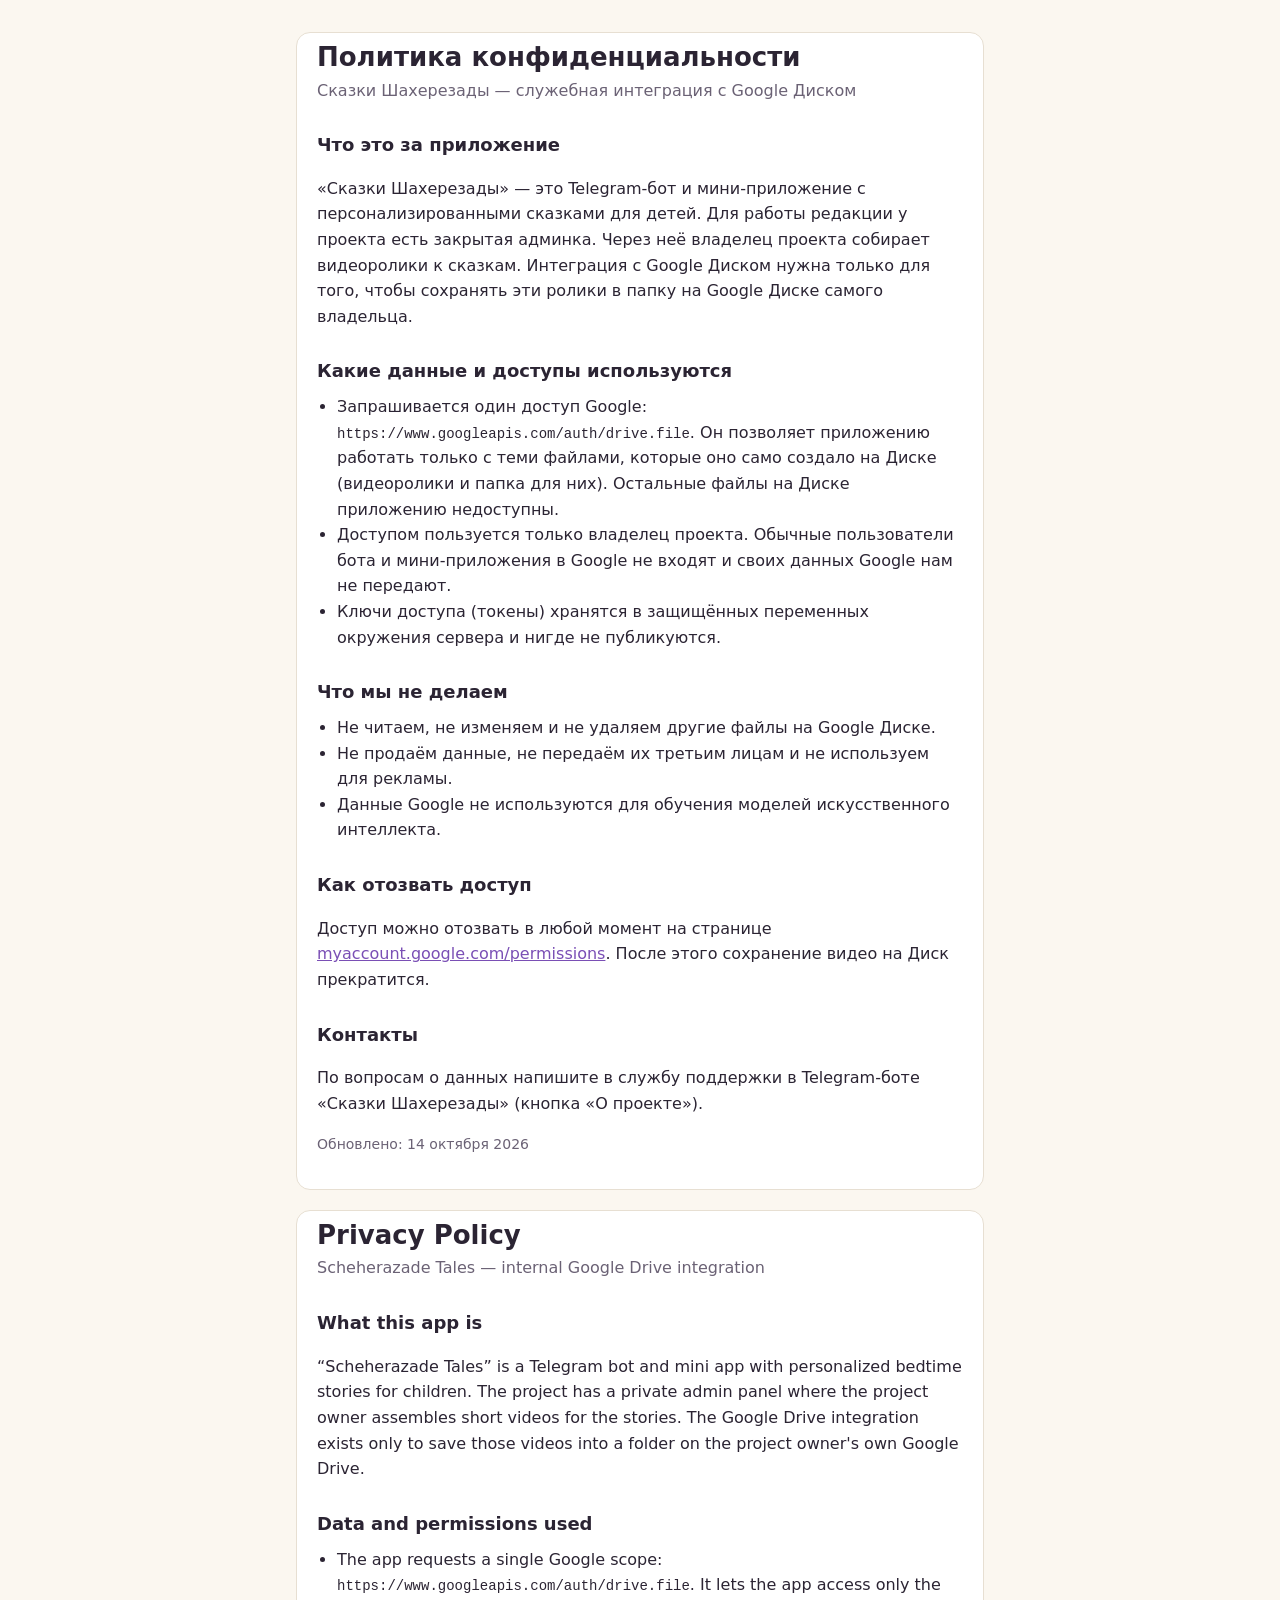
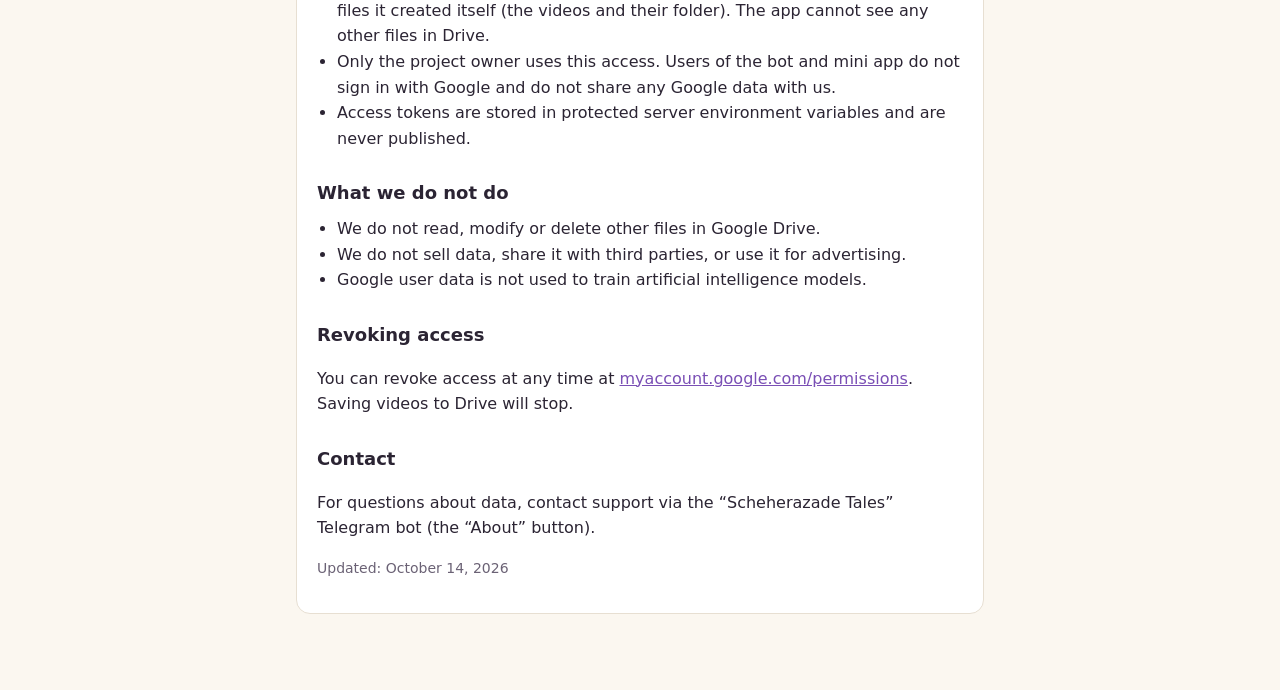
<file: privacy.html>
<!doctype html>
<html lang="ru">
<head>
<meta charset="utf-8">
<meta name="viewport" content="width=device-width, initial-scale=1">
<title>Политика конфиденциальности — Сказки Шахерезады / Privacy Policy</title>
<style>
  :root { --bg:#fbf7f0; --fg:#2b2433; --muted:#6b6275; --card:#ffffff; --line:#e7dfd2; --accent:#7a4fb5; }
  @media (prefers-color-scheme: dark) { :root { --bg:#16121c; --fg:#ece7f3; --muted:#a79fb4; --card:#1f1a28; --line:#33293f; --accent:#b99cf0; } }
  * { box-sizing: border-box; }
  body { margin:0; background:var(--bg); color:var(--fg); font:16px/1.6 system-ui,-apple-system,"Segoe UI",Roboto,sans-serif; }
  main { max-width:720px; margin:0 auto; padding:32px 16px 56px; overflow-wrap:anywhere; }
  h1 { font-size:26px; line-height:1.25; margin:0 0 4px; }
  h2 { font-size:18px; margin:28px 0 8px; }
  .lead { color:var(--muted); margin:0 0 24px; }
  section { background:var(--card); border:1px solid var(--line); border-radius:14px; padding:8px 20px 20px; margin-bottom:20px; }
  ul { padding-left:20px; margin:8px 0; }
  a { color:var(--accent); }
  code { overflow-wrap: anywhere; font-size: 14px; }
  .updated { color:var(--muted); font-size:14px; }
</style>
</head>
<body>
<main>
  <section lang="ru">
    <h1>Политика конфиденциальности</h1>
    <p class="lead">Сказки Шахерезады — служебная интеграция с Google Диском</p>

    <h2>Что это за приложение</h2>
    <p>«Сказки Шахерезады» — это Telegram-бот и мини-приложение с персонализированными сказками для детей. Для работы редакции у проекта есть закрытая админка. Через неё владелец проекта собирает видеоролики к сказкам. Интеграция с Google Диском нужна только для того, чтобы сохранять эти ролики в папку на Google Диске самого владельца.</p>

    <h2>Какие данные и доступы используются</h2>
    <ul>
      <li>Запрашивается один доступ Google: <code>https://www.googleapis.com/auth/drive.file</code>. Он позволяет приложению работать только с теми файлами, которые оно само создало на Диске (видеоролики и папка для них). Остальные файлы на Диске приложению недоступны.</li>
      <li>Доступом пользуется только владелец проекта. Обычные пользователи бота и мини-приложения в Google не входят и своих данных Google нам не передают.</li>
      <li>Ключи доступа (токены) хранятся в защищённых переменных окружения сервера и нигде не публикуются.</li>
    </ul>

    <h2>Что мы не делаем</h2>
    <ul>
      <li>Не читаем, не изменяем и не удаляем другие файлы на Google Диске.</li>
      <li>Не продаём данные, не передаём их третьим лицам и не используем для рекламы.</li>
      <li>Данные Google не используются для обучения моделей искусственного интеллекта.</li>
    </ul>

    <h2>Как отозвать доступ</h2>
    <p>Доступ можно отозвать в любой момент на странице <a href="https://myaccount.google.com/permissions" rel="noopener">myaccount.google.com/permissions</a>. После этого сохранение видео на Диск прекратится.</p>

    <h2>Контакты</h2>
    <p>По вопросам о данных напишите в службу поддержки в Telegram-боте «Сказки Шахерезады» (кнопка «О проекте»).</p>
    <p class="updated">Обновлено: 14 октября 2026</p>
  </section>

  <section lang="en">
    <h1>Privacy Policy</h1>
    <p class="lead">Scheherazade Tales — internal Google Drive integration</p>

    <h2>What this app is</h2>
    <p>“Scheherazade Tales” is a Telegram bot and mini app with personalized bedtime stories for children. The project has a private admin panel where the project owner assembles short videos for the stories. The Google Drive integration exists only to save those videos into a folder on the project owner's own Google Drive.</p>

    <h2>Data and permissions used</h2>
    <ul>
      <li>The app requests a single Google scope: <code>https://www.googleapis.com/auth/drive.file</code>. It lets the app access only the files it created itself (the videos and their folder). The app cannot see any other files in Drive.</li>
      <li>Only the project owner uses this access. Users of the bot and mini app do not sign in with Google and do not share any Google data with us.</li>
      <li>Access tokens are stored in protected server environment variables and are never published.</li>
    </ul>

    <h2>What we do not do</h2>
    <ul>
      <li>We do not read, modify or delete other files in Google Drive.</li>
      <li>We do not sell data, share it with third parties, or use it for advertising.</li>
      <li>Google user data is not used to train artificial intelligence models.</li>
    </ul>

    <h2>Revoking access</h2>
    <p>You can revoke access at any time at <a href="https://myaccount.google.com/permissions" rel="noopener">myaccount.google.com/permissions</a>. Saving videos to Drive will stop.</p>

    <h2>Contact</h2>
    <p>For questions about data, contact support via the “Scheherazade Tales” Telegram bot (the “About” button).</p>
    <p class="updated">Updated: October 14, 2026</p>
  </section>
</main>
</body>
</html>
</file>
